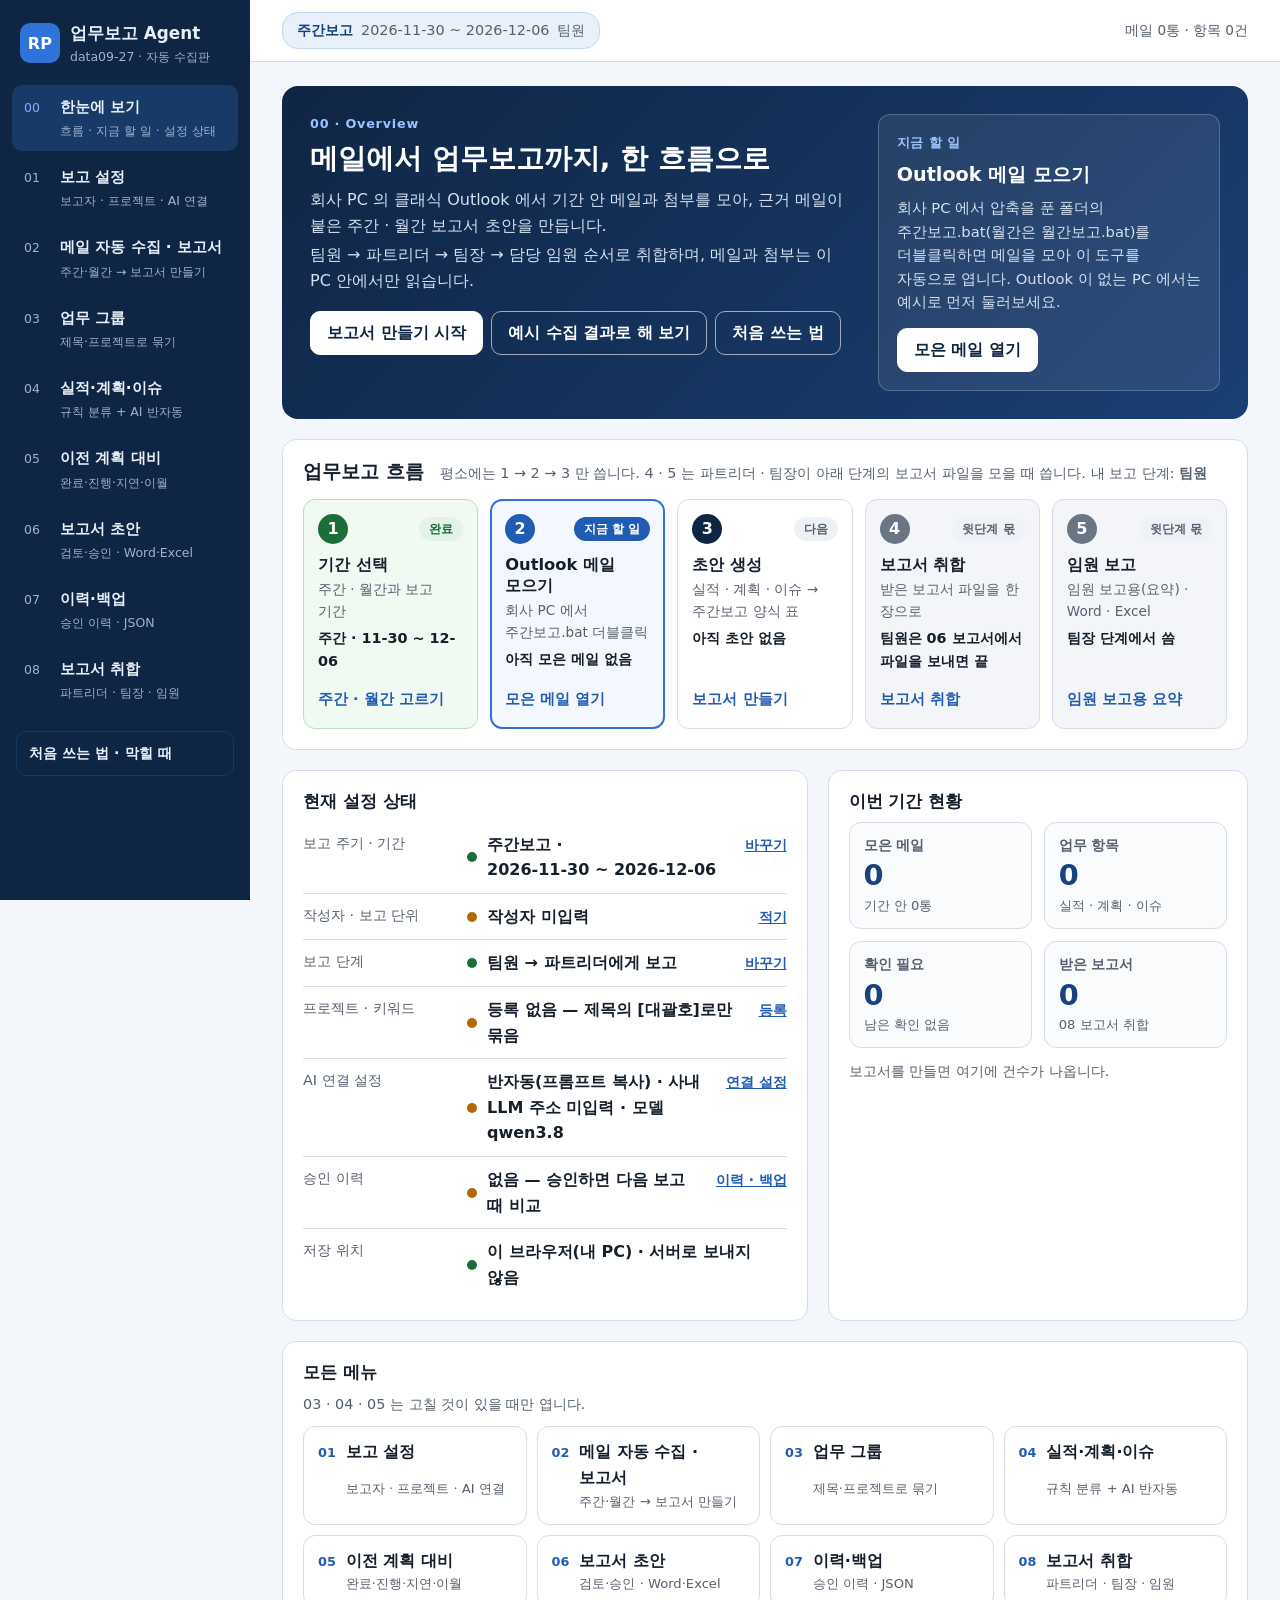
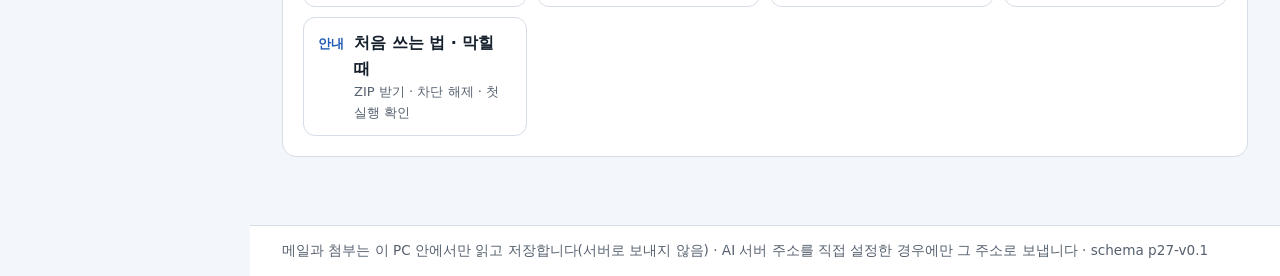
<file: index.html>
<!doctype html>
<html lang="ko">
<head>
  <meta charset="utf-8">
  <meta name="viewport" content="width=device-width, initial-scale=1">
  <title>업무보고 자동생성 Agent</title>
  <meta name="description" content="주간·월간을 고르면 내 PC 의 클래식 Outlook(Online 사서함 + .pst)에서 기간 안 메일과 첨부(워드·PPT·엑셀·PDF·그림·일러스트)를 모아, 근거 메일이 붙은 주간·월간 업무보고 초안을 만드는 도구(data09-27)">
  <meta name="robots" content="noindex">
  <link rel="stylesheet" href="css/style.css">
</head>
<body class="task-b">
  <a class="skip" href="#main">본문으로 건너뛰기</a>
  <div class="shell">
    <aside class="side" aria-label="주 메뉴">
      <a class="brand" href="#/home">
        <span class="brand-mark" aria-hidden="true">RP</span>
        <span class="brand-text">
          <span class="brand-name">업무보고 Agent</span>
          <span class="brand-sub">data09-27 · 자동 수집판</span>
        </span>
      </a>
      <nav class="nav" id="nav"></nav>
      <a class="side-switch" href="guide.html">처음 쓰는 법 · 막힐 때</a>
    </aside>

    <div class="body">
      <header class="topbar">
        <a class="scope-chip" id="scopeChip" href="#/make"></a>
        <span class="topbar-note" id="storeNote"></span>
      </header>
      <div id="sampleBanner" class="sample-banner" hidden></div>
      <main id="main" class="main" tabindex="-1"></main>
      <footer class="site-footer">
        메일과 첨부는 이 PC 안에서만 읽고 저장합니다(서버로 보내지 않음) · AI 서버 주소를 직접 설정한 경우에만 그 주소로 보냅니다 · schema <span id="schemaVer"></span>
      </footer>
    </div>
  </div>

  <div id="toast" class="toast" role="status" aria-live="polite" hidden></div>

  <dialog id="dialog" class="dialog">
    <form method="dialog" class="dialog-body">
      <h2 id="dialogTitle"></h2>
      <div id="dialogContent"></div>
      <div class="dialog-actions" id="dialogActions"></div>
    </form>
  </dialog>

  <!-- 로컬 파일(file://)로 열어도 돌도록 module 이 아닌 일반 스크립트로 불러옵니다. pdf.js 는 PDF 첨부를 읽을 때만 불러옵니다 -->
  <script src="vendor/xlsx.full.min.js"></script>
  <script src="vendor/jszip.min.js"></script>
  <script src="js/report-logic.js"></script>
  <script src="js/rollup-logic.js"></script>
  <script src="js/collect-logic.js"></script>
  <script src="js/sample-collect.js"></script>
  <script src="js/readers.js"></script>
  <script src="js/ai-endpoint.js"></script>
  <script src="js/ai-panel.js"></script>
  <script src="js/app.js"></script>
</body>
</html>
</file>
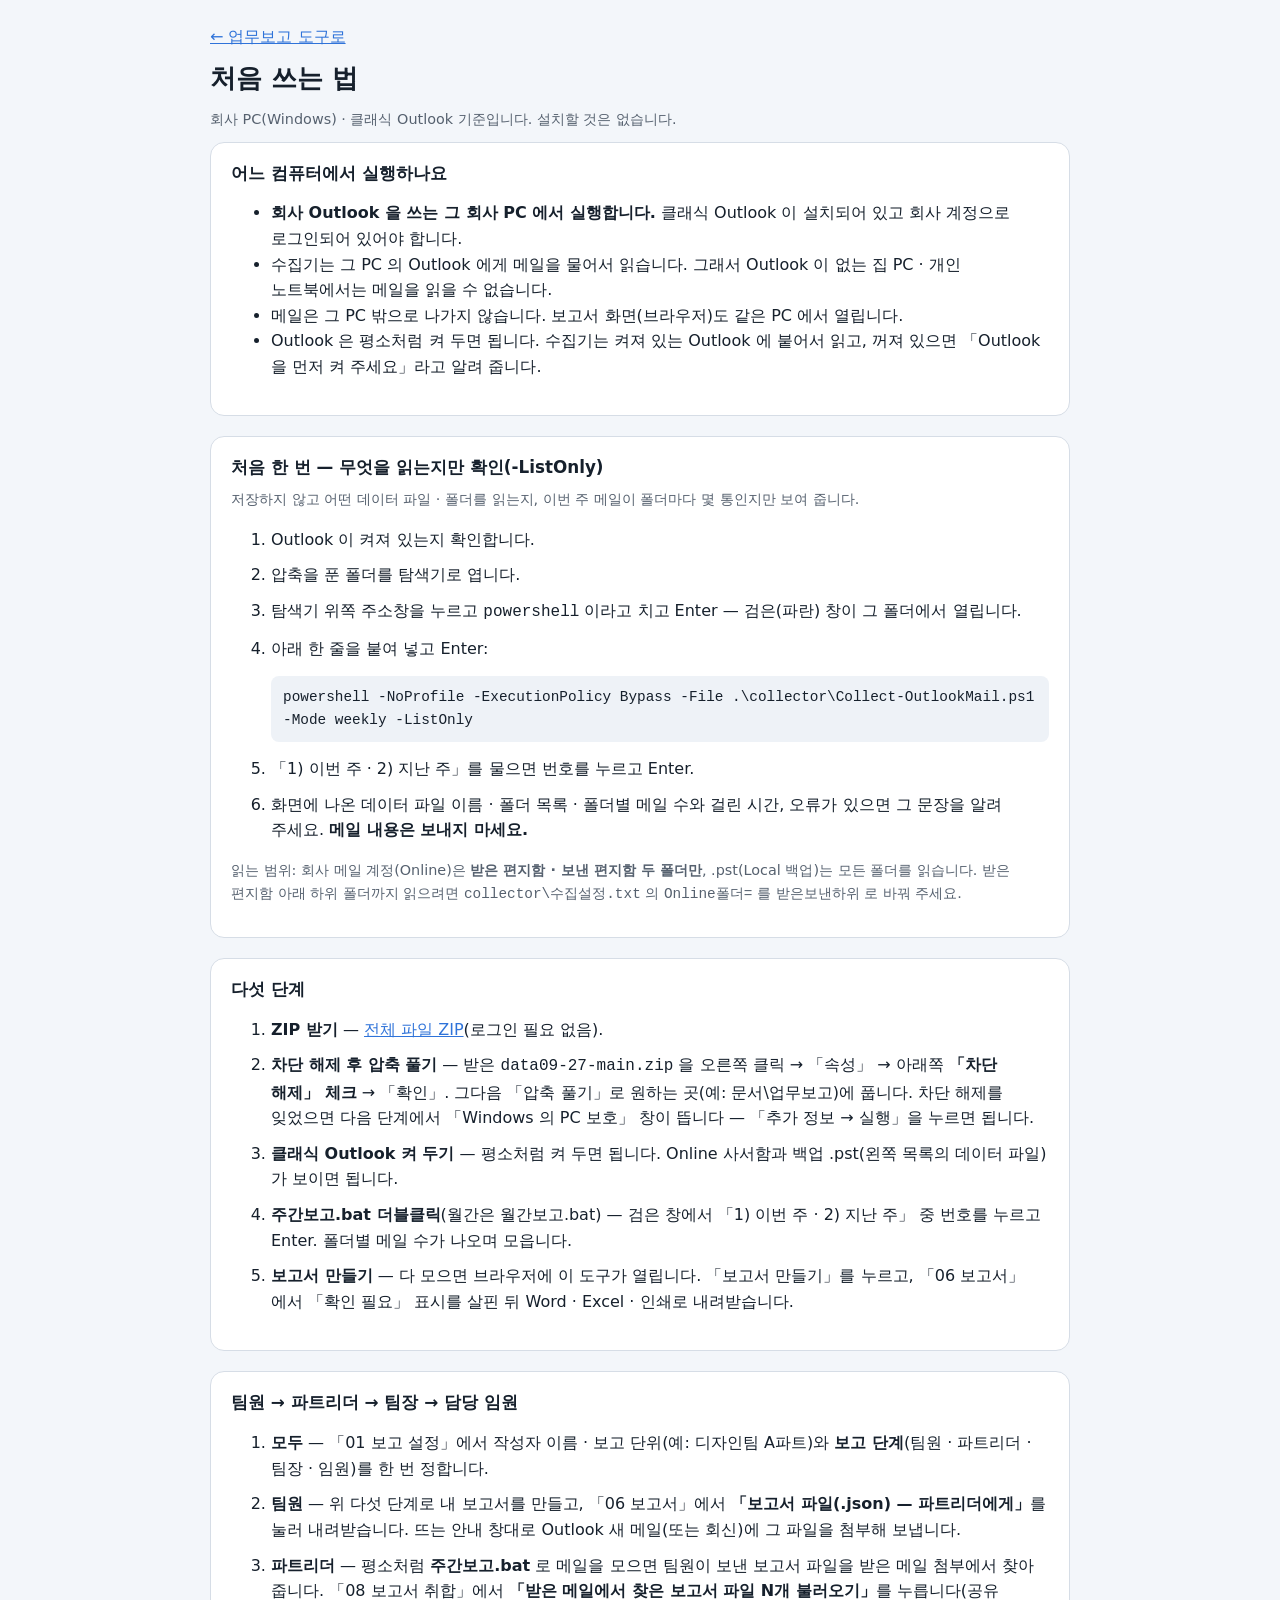
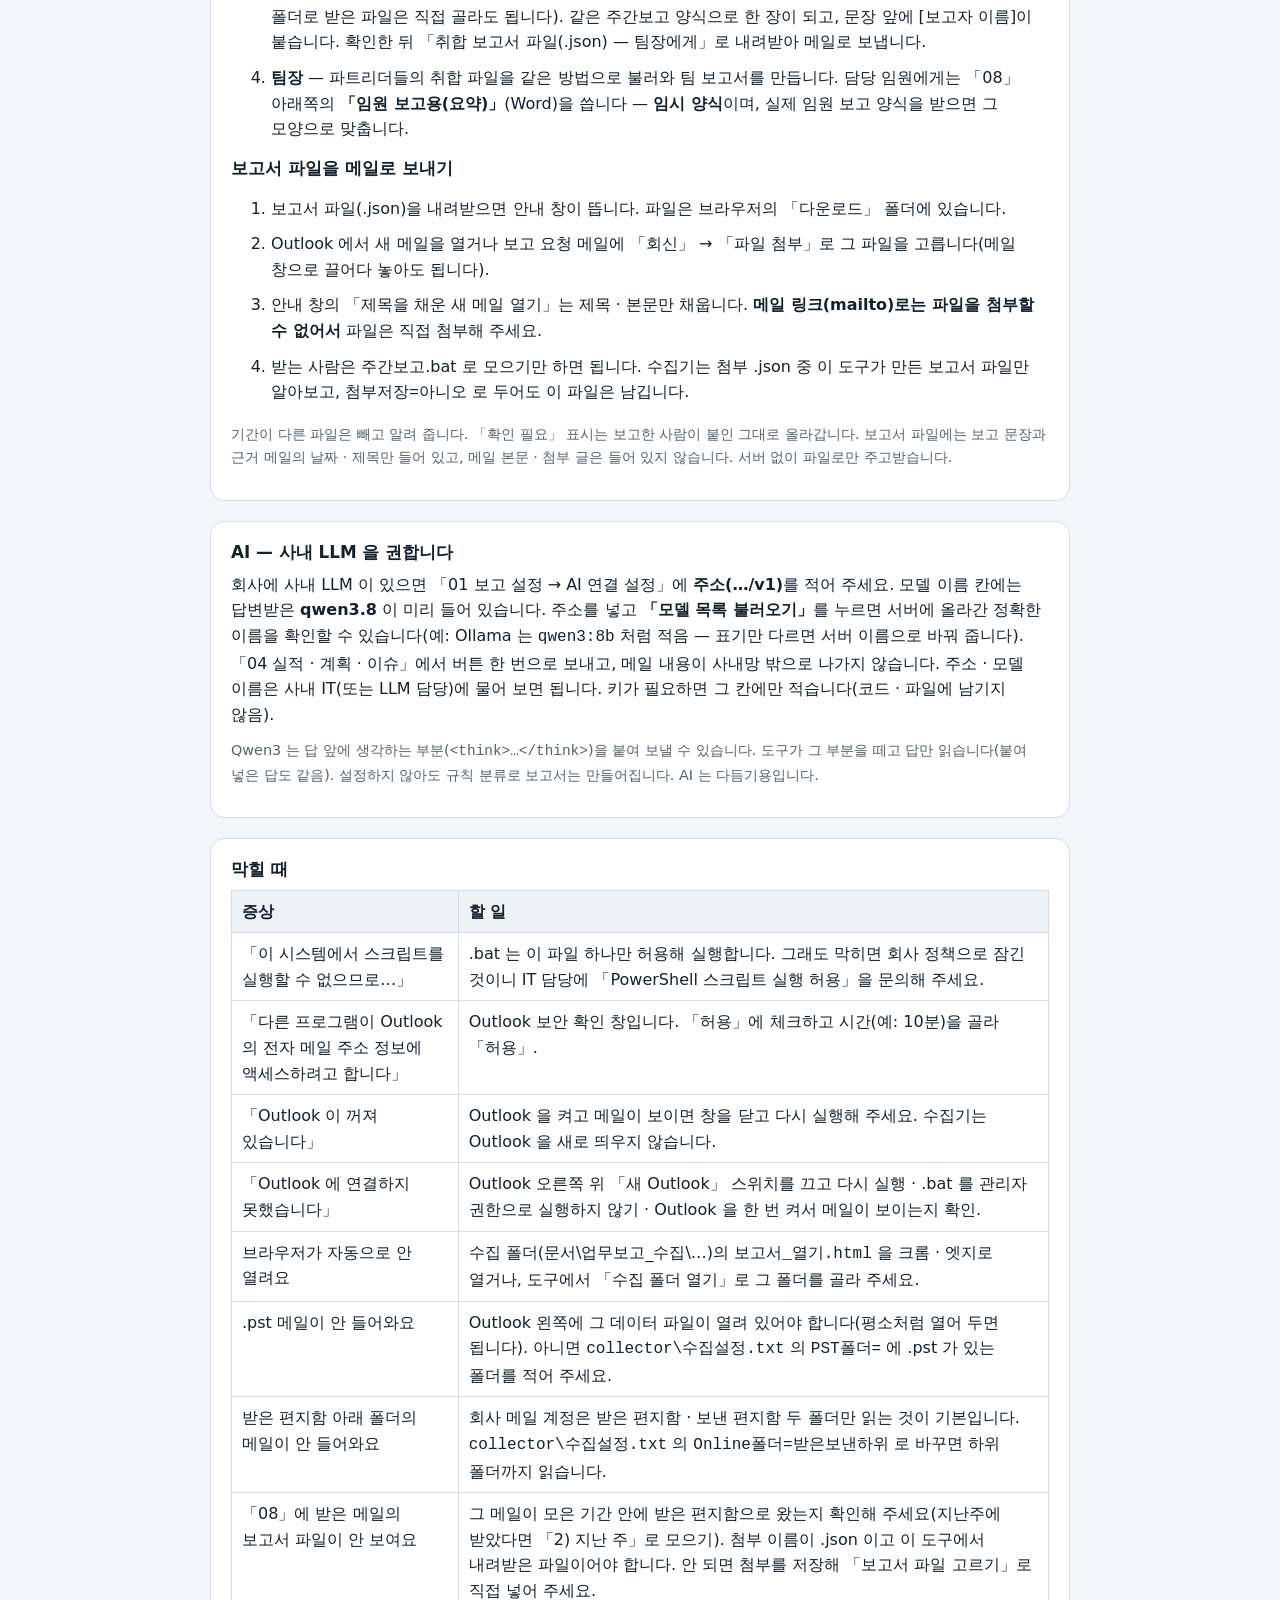
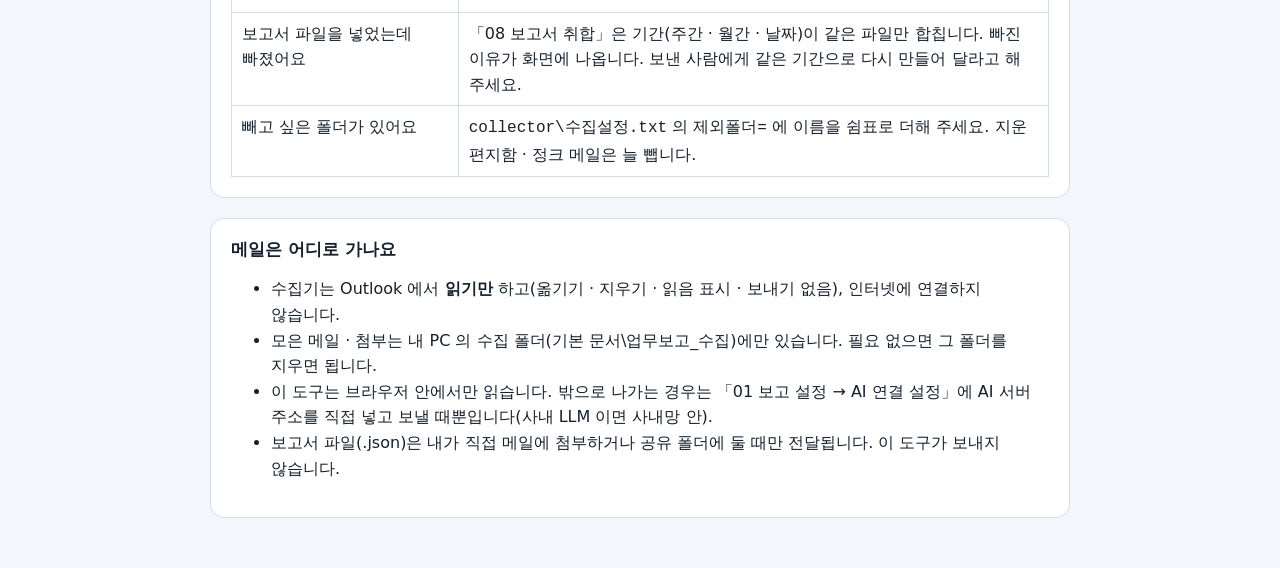
<file: guide.html>
<!doctype html>
<html lang="ko">
<head>
  <meta charset="utf-8">
  <meta name="viewport" content="width=device-width, initial-scale=1">
  <title>처음 쓰는 법 — 업무보고 Agent</title>
  <meta name="robots" content="noindex">
  <link rel="stylesheet" href="css/style.css">
  <style>
    .guide { max-width: calc(860px + 2 * var(--container-pad)); margin: 0 auto; padding: 24px var(--container-pad) 48px; }
    .guide ol > li { margin: 10px 0; }
    .guide pre { white-space: pre-wrap; overflow-wrap: anywhere; background: #eef2f7; padding: 10px 12px; border-radius: 8px; font-size: .9rem; }
    .guide table { border-collapse: collapse; width: 100%; }
    .guide th, .guide td { border: 1px solid var(--line); padding: 8px 10px; text-align: left; vertical-align: top; }
    .guide th { background: #eef2f7; }
  </style>
</head>
<body>
  <main class="guide">
    <p><a href="index.html#/home">← 업무보고 도구로</a></p>
    <h1>처음 쓰는 법</h1>
    <p class="note">회사 PC(Windows) · 클래식 Outlook 기준입니다. 설치할 것은 없습니다.</p>

    <section class="card">
      <h2>어느 컴퓨터에서 실행하나요</h2>
      <ul>
        <li><strong>회사 Outlook 을 쓰는 그 회사 PC 에서 실행합니다.</strong> 클래식 Outlook 이 설치되어 있고 회사 계정으로 로그인되어 있어야 합니다.</li>
        <li>수집기는 그 PC 의 Outlook 에게 메일을 물어서 읽습니다. 그래서 Outlook 이 없는 집 PC · 개인 노트북에서는 메일을 읽을 수 없습니다.</li>
        <li>메일은 그 PC 밖으로 나가지 않습니다. 보고서 화면(브라우저)도 같은 PC 에서 열립니다.</li>
        <li>Outlook 은 평소처럼 켜 두면 됩니다. 수집기는 켜져 있는 Outlook 에 붙어서 읽고, 꺼져 있으면 「Outlook 을 먼저 켜 주세요」라고 알려 줍니다.</li>
      </ul>
    </section>

    <section class="card">
      <h2>처음 한 번 — 무엇을 읽는지만 확인(-ListOnly)</h2>
      <p class="note">저장하지 않고 어떤 데이터 파일 · 폴더를 읽는지, 이번 주 메일이 폴더마다 몇 통인지만 보여 줍니다.</p>
      <ol>
        <li>Outlook 이 켜져 있는지 확인합니다.</li>
        <li>압축을 푼 폴더를 탐색기로 엽니다.</li>
        <li>탐색기 위쪽 주소창을 누르고 <code>powershell</code> 이라고 치고 Enter — 검은(파란) 창이 그 폴더에서 열립니다.</li>
        <li>아래 한 줄을 붙여 넣고 Enter:
          <pre>powershell -NoProfile -ExecutionPolicy Bypass -File .\collector\Collect-OutlookMail.ps1 -Mode weekly -ListOnly</pre></li>
        <li>「1) 이번 주 · 2) 지난 주」를 물으면 번호를 누르고 Enter.</li>
        <li>화면에 나온 데이터 파일 이름 · 폴더 목록 · 폴더별 메일 수와 걸린 시간, 오류가 있으면 그 문장을 알려 주세요. <strong>메일 내용은 보내지 마세요.</strong></li>
      </ol>
      <p class="note">읽는 범위: 회사 메일 계정(Online)은 <strong>받은 편지함 · 보낸 편지함 두 폴더만</strong>, .pst(Local 백업)는 모든 폴더를 읽습니다. 받은 편지함 아래 하위 폴더까지 읽으려면 <code>collector\수집설정.txt</code> 의 <code>Online폴더=</code> 를 <code>받은보낸하위</code> 로 바꿔 주세요.</p>
    </section>

    <section class="card">
      <h2>다섯 단계</h2>
      <ol>
        <li><strong>ZIP 받기</strong> — <a href="https://github.com/aebonlee/data09-27/archive/refs/heads/main.zip">전체 파일 ZIP</a>(로그인 필요 없음).</li>
        <li><strong>차단 해제 후 압축 풀기</strong> — 받은 <code>data09-27-main.zip</code> 을 오른쪽 클릭 → 「속성」 → 아래쪽 <strong>「차단 해제」 체크</strong> → 「확인」. 그다음 「압축 풀기」로 원하는 곳(예: 문서\업무보고)에 풉니다.
          차단 해제를 잊었으면 다음 단계에서 「Windows 의 PC 보호」 창이 뜹니다 — 「추가 정보 → 실행」을 누르면 됩니다.</li>
        <li><strong>클래식 Outlook 켜 두기</strong> — 평소처럼 켜 두면 됩니다. Online 사서함과 백업 .pst(왼쪽 목록의 데이터 파일)가 보이면 됩니다.</li>
        <li><strong>주간보고.bat 더블클릭</strong>(월간은 월간보고.bat) — 검은 창에서 「1) 이번 주 · 2) 지난 주」 중 번호를 누르고 Enter. 폴더별 메일 수가 나오며 모읍니다.</li>
        <li><strong>보고서 만들기</strong> — 다 모으면 브라우저에 이 도구가 열립니다. 「보고서 만들기」를 누르고, 「06 보고서」에서 「확인 필요」 표시를 살핀 뒤 Word · Excel · 인쇄로 내려받습니다.</li>
      </ol>
    </section>

    <section class="card">
      <h2>팀원 → 파트리더 → 팀장 → 담당 임원</h2>
      <ol>
        <li><strong>모두</strong> — 「01 보고 설정」에서 작성자 이름 · 보고 단위(예: 디자인팀 A파트)와 <strong>보고 단계</strong>(팀원 · 파트리더 · 팀장 · 임원)를 한 번 정합니다.</li>
        <li><strong>팀원</strong> — 위 다섯 단계로 내 보고서를 만들고, 「06 보고서」에서 <strong>「보고서 파일(.json) — 파트리더에게」</strong>를 눌러 내려받습니다. 뜨는 안내 창대로 Outlook 새 메일(또는 회신)에 그 파일을 첨부해 보냅니다.</li>
        <li><strong>파트리더</strong> — 평소처럼 <strong>주간보고.bat</strong> 로 메일을 모으면 팀원이 보낸 보고서 파일을 받은 메일 첨부에서 찾아 줍니다. 「08 보고서 취합」에서 <strong>「받은 메일에서 찾은 보고서 파일 N개 불러오기」</strong>를 누릅니다(공유 폴더로 받은 파일은 직접 골라도 됩니다). 같은 주간보고 양식으로 한 장이 되고, 문장 앞에 [보고자 이름]이 붙습니다. 확인한 뒤 「취합 보고서 파일(.json) — 팀장에게」로 내려받아 메일로 보냅니다.</li>
        <li><strong>팀장</strong> — 파트리더들의 취합 파일을 같은 방법으로 불러와 팀 보고서를 만듭니다. 담당 임원에게는 「08」 아래쪽의 <strong>「임원 보고용(요약)」</strong>(Word)을 씁니다 — <strong>임시 양식</strong>이며, 실제 임원 보고 양식을 받으면 그 모양으로 맞춥니다.</li>
      </ol>
      <h3>보고서 파일을 메일로 보내기</h3>
      <ol>
        <li>보고서 파일(.json)을 내려받으면 안내 창이 뜹니다. 파일은 브라우저의 「다운로드」 폴더에 있습니다.</li>
        <li>Outlook 에서 새 메일을 열거나 보고 요청 메일에 「회신」 → 「파일 첨부」로 그 파일을 고릅니다(메일 창으로 끌어다 놓아도 됩니다).</li>
        <li>안내 창의 「제목을 채운 새 메일 열기」는 제목 · 본문만 채웁니다. <strong>메일 링크(mailto)로는 파일을 첨부할 수 없어서</strong> 파일은 직접 첨부해 주세요.</li>
        <li>받는 사람은 주간보고.bat 로 모으기만 하면 됩니다. 수집기는 첨부 .json 중 이 도구가 만든 보고서 파일만 알아보고, <code>첨부저장=아니오</code> 로 두어도 이 파일은 남깁니다.</li>
      </ol>
      <p class="note">기간이 다른 파일은 빼고 알려 줍니다. 「확인 필요」 표시는 보고한 사람이 붙인 그대로 올라갑니다. 보고서 파일에는 보고 문장과 근거 메일의 날짜 · 제목만 들어 있고, 메일 본문 · 첨부 글은 들어 있지 않습니다. 서버 없이 파일로만 주고받습니다.</p>
    </section>

    <section class="card">
      <h2>AI — 사내 LLM 을 권합니다</h2>
      <p>회사에 사내 LLM 이 있으면 「01 보고 설정 → AI 연결 설정」에 <strong>주소(…/v1)</strong>를 적어 주세요. 모델 이름 칸에는 답변받은 <strong>qwen3.8</strong> 이 미리 들어 있습니다. 주소를 넣고 <strong>「모델 목록 불러오기」</strong>를 누르면 서버에 올라간 정확한 이름을 확인할 수 있습니다(예: Ollama 는 <code>qwen3:8b</code> 처럼 적음 — 표기만 다르면 서버 이름으로 바꿔 줍니다). 「04 실적 · 계획 · 이슈」에서 버튼 한 번으로 보내고, 메일 내용이 사내망 밖으로 나가지 않습니다. 주소 · 모델 이름은 사내 IT(또는 LLM 담당)에 물어 보면 됩니다. 키가 필요하면 그 칸에만 적습니다(코드 · 파일에 남기지 않음).</p>
      <p class="note">Qwen3 는 답 앞에 생각하는 부분(<code>&lt;think&gt;…&lt;/think&gt;</code>)을 붙여 보낼 수 있습니다. 도구가 그 부분을 떼고 답만 읽습니다(붙여 넣은 답도 같음). 설정하지 않아도 규칙 분류로 보고서는 만들어집니다. AI 는 다듬기용입니다.</p>
    </section>

    <section class="card">
      <h2>막힐 때</h2>
      <table>
        <tr><th>증상</th><th>할 일</th></tr>
        <tr><td>「이 시스템에서 스크립트를 실행할 수 없으므로…」</td><td>.bat 는 이 파일 하나만 허용해 실행합니다. 그래도 막히면 회사 정책으로 잠긴 것이니 IT 담당에 「PowerShell 스크립트 실행 허용」을 문의해 주세요.</td></tr>
        <tr><td>「다른 프로그램이 Outlook 의 전자 메일 주소 정보에 액세스하려고 합니다」</td><td>Outlook 보안 확인 창입니다. 「허용」에 체크하고 시간(예: 10분)을 골라 「허용」.</td></tr>
        <tr><td>「Outlook 이 꺼져 있습니다」</td><td>Outlook 을 켜고 메일이 보이면 창을 닫고 다시 실행해 주세요. 수집기는 Outlook 을 새로 띄우지 않습니다.</td></tr>
        <tr><td>「Outlook 에 연결하지 못했습니다」</td><td>Outlook 오른쪽 위 「새 Outlook」 스위치를 끄고 다시 실행 · .bat 를 관리자 권한으로 실행하지 않기 · Outlook 을 한 번 켜서 메일이 보이는지 확인.</td></tr>
        <tr><td>브라우저가 자동으로 안 열려요</td><td>수집 폴더(문서\업무보고_수집\…)의 <code>보고서_열기.html</code> 을 크롬 · 엣지로 열거나, 도구에서 「수집 폴더 열기」로 그 폴더를 골라 주세요.</td></tr>
        <tr><td>.pst 메일이 안 들어와요</td><td>Outlook 왼쪽에 그 데이터 파일이 열려 있어야 합니다(평소처럼 열어 두면 됩니다). 아니면 <code>collector\수집설정.txt</code> 의 <code>PST폴더=</code> 에 .pst 가 있는 폴더를 적어 주세요.</td></tr>
        <tr><td>받은 편지함 아래 폴더의 메일이 안 들어와요</td><td>회사 메일 계정은 받은 편지함 · 보낸 편지함 두 폴더만 읽는 것이 기본입니다. <code>collector\수집설정.txt</code> 의 <code>Online폴더=받은보낸하위</code> 로 바꾸면 하위 폴더까지 읽습니다.</td></tr>
        <tr><td>「08」에 받은 메일의 보고서 파일이 안 보여요</td><td>그 메일이 모은 기간 안에 받은 편지함으로 왔는지 확인해 주세요(지난주에 받았다면 「2) 지난 주」로 모으기). 첨부 이름이 .json 이고 이 도구에서 내려받은 파일이어야 합니다. 안 되면 첨부를 저장해 「보고서 파일 고르기」로 직접 넣어 주세요.</td></tr>
        <tr><td>보고서 파일을 넣었는데 빠졌어요</td><td>「08 보고서 취합」은 기간(주간 · 월간 · 날짜)이 같은 파일만 합칩니다. 빠진 이유가 화면에 나옵니다. 보낸 사람에게 같은 기간으로 다시 만들어 달라고 해 주세요.</td></tr>
        <tr><td>빼고 싶은 폴더가 있어요</td><td><code>collector\수집설정.txt</code> 의 <code>제외폴더=</code> 에 이름을 쉼표로 더해 주세요. 지운 편지함 · 정크 메일은 늘 뺍니다.</td></tr>
      </table>
    </section>

    <section class="card">
      <h2>메일은 어디로 가나요</h2>
      <ul>
        <li>수집기는 Outlook 에서 <strong>읽기만</strong> 하고(옮기기 · 지우기 · 읽음 표시 · 보내기 없음), 인터넷에 연결하지 않습니다.</li>
        <li>모은 메일 · 첨부는 내 PC 의 수집 폴더(기본 문서\업무보고_수집)에만 있습니다. 필요 없으면 그 폴더를 지우면 됩니다.</li>
        <li>이 도구는 브라우저 안에서만 읽습니다. 밖으로 나가는 경우는 「01 보고 설정 → AI 연결 설정」에 AI 서버 주소를 직접 넣고 보낼 때뿐입니다(사내 LLM 이면 사내망 안).</li>
        <li>보고서 파일(.json)은 내가 직접 메일에 첨부하거나 공유 폴더에 둘 때만 전달됩니다. 이 도구가 보내지 않습니다.</li>
      </ul>
    </section>
  </main>
</body>
</html>
</file>
<file: css/style.css>
/* Design Benchmarking Agent — 1단계 화면 스타일
   화면 구성은 제출자 웹 프로토타입(짙은 남색 사이드바 + 밝은 본문 + 파란 강조)을 따릅니다.
   360px 까지 반응형, 좁은 화면에서는 사이드바가 위쪽 메뉴로 바뀝니다. */
:root {
  --container-pad: 16px;
  --bg: #f3f6fa;
  --surface: #ffffff;
  --text: #16202c;
  --muted: #56616f;
  --line: #d6dde6;
  --primary: #2f73d9;
  --primary-dark: #215cb4;
  --primary-soft: #e8f0fc;
  --on-primary: #ffffff;
  --side: #0f2544;
  --side-2: #183a66;
  --on-side: #e7eef8;
  --on-side-muted: #9fb2cc;
  --danger: #b3261e;
  --warn-bg: #fff4d6;
  --ok: #1b6e3a;
  --fact: #1b6e3a;
  --obs: #8a4b00;
  --radius: 10px;
}
@media (min-width: 640px) { :root { --container-pad: 24px; } }
@media (min-width: 1024px) { :root { --container-pad: 32px; } }

*, *::before, *::after { box-sizing: border-box; }
html { -webkit-text-size-adjust: 100%; }
body {
  margin: 0;
  background: var(--bg);
  color: var(--text);
  font-family: "Pretendard", "Apple SD Gothic Neo", "Malgun Gothic", "Noto Sans KR", system-ui, sans-serif;
  font-size: 16px;
  line-height: 1.6;
  word-break: keep-all;
  overflow-wrap: break-word;
}
button, input, select, textarea { font: inherit; color: inherit; }
input[type="file"] { max-width: 100%; }
img { max-width: 100%; display: block; }
h1, h2, h3 { line-height: 1.3; margin: 0 0 .5em; }
h1 { font-size: 1.6rem; }
h2 { font-size: 1.2rem; }
h3 { font-size: 1.05rem; }
p { margin: 0 0 .75em; }
a { color: var(--primary); }
.sr { position: absolute; width: 1px; height: 1px; overflow: hidden; clip: rect(0 0 0 0); white-space: nowrap; }
.skip { position: absolute; left: -999px; }
.skip:focus { left: 8px; top: 8px; background: #fff; padding: 8px; z-index: 50; }
[hidden] { display: none !important; }

/* ── 뼈대: 사이드바 + 본문 ─────────────────── */
.shell { display: grid; grid-template-columns: 250px minmax(0, 1fr); min-height: 100vh; }
.side { background: var(--side); color: var(--on-side); padding: 20px 12px; position: sticky; top: 0; height: 100vh; overflow-y: auto; }
.brand { display: flex; align-items: center; gap: 10px; text-decoration: none; color: var(--on-side); padding: 0 8px 18px; }
.brand-mark { font-weight: 800; font-size: 1.4rem; letter-spacing: .02em; }
.brand-text { display: flex; flex-direction: column; min-width: 0; }
.brand-name { font-weight: 800; font-size: 1.05rem; }
.brand-sub { font-size: .78rem; color: var(--on-side-muted); }
.nav { display: flex; flex-direction: column; gap: 4px; }
.nav a {
  display: grid; grid-template-columns: 28px minmax(0, 1fr); gap: 2px 8px; align-items: baseline;
  padding: 10px 12px; border-radius: var(--radius); color: var(--on-side); text-decoration: none;
}
.nav a .no { font-size: .78rem; color: var(--on-side-muted); }
.nav a .t { font-weight: 700; font-size: .95rem; }
.nav a .s { grid-column: 2; font-size: .78rem; color: var(--on-side-muted); }
.nav a:hover { background: rgba(255, 255, 255, .06); }
.nav a[aria-current="page"] { background: var(--side-2); }
.nav a[aria-current="page"] .no { color: #7fb0ff; }

.body { min-width: 0; display: flex; flex-direction: column; }
.topbar {
  display: flex; flex-wrap: wrap; align-items: center; gap: 8px 16px;
  padding: 12px var(--container-pad); background: var(--surface); border-bottom: 1px solid var(--line);
  position: sticky; top: 0; z-index: 10;
}
.scope-chip {
  display: inline-flex; flex-wrap: wrap; gap: 2px 8px; align-items: center; min-width: 0; max-width: 100%;
  padding: 6px 14px; border-radius: 16px; background: var(--primary-soft); border: 1px solid #c3d6f3;
  color: #17427e; font-weight: 700; font-size: .9rem; text-decoration: none;
}
.scope-chip .dim { font-weight: 500; color: var(--muted); }
.topbar-note { margin-left: auto; font-size: .85rem; color: var(--muted); }
.sample-banner { background: var(--warn-bg); border-bottom: 1px solid #e8cf85; color: #5a4400; font-size: .92rem; padding: 8px var(--container-pad); }
.main { padding: 24px var(--container-pad) 48px; width: 100%; max-width: calc(1280px + 2 * var(--container-pad)); }
.main:focus { outline: none; }
.site-footer { margin-top: auto; border-top: 1px solid var(--line); background: var(--surface); color: var(--muted); font-size: .85rem; padding: 14px var(--container-pad); }

@media (max-width: 1023px) {
  .shell { grid-template-columns: minmax(0, 1fr); }
  .side { position: static; height: auto; padding: 12px var(--container-pad); }
  .brand { padding: 0 0 10px; }
  .nav { flex-direction: row; flex-wrap: wrap; gap: 4px; }
  .nav a { display: inline-flex; gap: 6px; padding: 6px 10px; }
  .nav a .s { display: none; }
  .topbar { position: static; }
}

/* ── 공통 부품 ─────────────────────────── */
.stage { font-size: .8rem; font-weight: 800; color: var(--primary); letter-spacing: .04em; margin-bottom: 4px; }
.page-head { display: flex; flex-wrap: wrap; align-items: flex-end; gap: 8px 16px; margin-bottom: 18px; }
.page-head .titles { margin-right: auto; min-width: 0; }
.page-head h1 { margin: 0; }
.page-head .lead { color: var(--muted); margin: 4px 0 0; }
.card { background: var(--surface); border: 1px solid var(--line); border-radius: 14px; padding: 20px; margin-bottom: 20px; min-width: 0; }
.card > h2 { font-size: 1.05rem; }
.note { color: var(--muted); font-size: .9rem; }
.grid-2 { display: grid; grid-template-columns: repeat(2, minmax(0, 1fr)); gap: 20px; }
@media (max-width: 900px) { .grid-2 { grid-template-columns: minmax(0, 1fr); } }

.btn {
  display: inline-flex; align-items: center; justify-content: center; gap: 8px;
  min-height: 44px; padding: 8px 16px; border-radius: var(--radius);
  border: 1px solid var(--line); background: var(--surface); cursor: pointer; font-weight: 700; text-decoration: none; color: var(--text);
}
.btn:hover { border-color: var(--primary); }
.btn:disabled { opacity: .5; cursor: not-allowed; }
.btn-primary { background: var(--primary); color: var(--on-primary); border-color: var(--primary); }
.btn-primary:hover { background: var(--primary-dark); }
.btn-danger { color: var(--danger); border-color: var(--danger); }
.btn-sm { min-height: 36px; padding: 4px 12px; font-size: .9rem; }
.btn-big { min-height: 52px; font-size: 1.05rem; padding: 12px 28px; }
.btn-row { display: flex; flex-wrap: wrap; gap: 8px; }

/* 선택 칸(Scope Setup) */
.seg { display: flex; flex-wrap: wrap; gap: 8px; }
.opt-grid { display: grid; grid-template-columns: repeat(auto-fill, minmax(180px, 1fr)); gap: 10px; }
.opt {
  position: relative; display: flex; gap: 10px; align-items: flex-start; padding: 10px 12px; min-height: 52px;
  border: 1px solid var(--line); border-radius: var(--radius); background: var(--surface); cursor: pointer; min-width: 0;
}
.opt input { margin-top: 4px; flex: none; width: 18px; height: 18px; accent-color: var(--primary); }
.opt .t { font-weight: 700; display: block; }
.opt .s { font-size: .8rem; color: var(--muted); display: block; }
.opt:has(input:checked) { background: var(--primary-soft); border-color: #9dbdf0; }
.opt .avail { font-size: .78rem; color: var(--muted); }
.opt .avail.zero { color: var(--obs); }
.summary { display: grid; grid-template-columns: max-content minmax(0, 1fr); gap: 6px 16px; margin: 0; }
.summary dt { color: var(--muted); font-size: .9rem; }
.summary dd { margin: 0; font-weight: 700; min-width: 0; }
.scope-id { font-family: ui-monospace, Menlo, Consolas, monospace; font-size: 1.15rem; color: #17427e; }

/* 양식 */
.form-grid { display: grid; grid-template-columns: repeat(3, minmax(0, 1fr)); gap: 14px 18px; }
.form-grid .span-all { grid-column: 1 / -1; }
@media (max-width: 1100px) { .form-grid { grid-template-columns: repeat(2, minmax(0, 1fr)); } }
@media (max-width: 560px) { .form-grid { grid-template-columns: minmax(0, 1fr); } }
.field { display: flex; flex-direction: column; gap: 4px; min-width: 0; }
.field > span { font-weight: 700; font-size: .9rem; }
.field > span .req { color: var(--danger); margin-left: 4px; }
.field input, .field select, .field textarea {
  width: 100%; min-height: 44px; padding: 8px 10px; border: 1px solid var(--line); border-radius: var(--radius); background: var(--surface);
}
.field textarea { min-height: 80px; resize: vertical; }
.field .hint { font-size: .82rem; color: var(--muted); }
.field .err { color: var(--danger); font-size: .88rem; }
.field.invalid input, .field.invalid select, .field.invalid textarea { border-color: var(--danger); }
fieldset.block { border: 1px solid var(--line); border-radius: 14px; padding: 16px 18px 18px; margin: 0 0 18px; background: var(--surface); min-width: 0; }
fieldset.block legend { font-weight: 800; padding: 0 6px; }
.kind { display: inline-block; font-size: .75rem; font-weight: 800; padding: 1px 8px; border-radius: 999px; margin-left: 6px; vertical-align: middle; }
.kind.fact { background: #e3f3e8; color: var(--fact); }
.kind.obs { background: #fdf0dc; color: var(--obs); }
.kind.meta { background: #eef1f5; color: var(--muted); }
.submit-bar { display: flex; justify-content: flex-end; gap: 8px; flex-wrap: wrap; position: sticky; bottom: 0; background: var(--bg); padding: 12px 0; }

/* 이미지 목록(등록 화면) */
.media-list { display: grid; grid-template-columns: repeat(auto-fill, minmax(200px, 1fr)); gap: 12px; margin-top: 12px; }
.media-item { border: 1px solid var(--line); border-radius: var(--radius); padding: 8px; display: flex; flex-direction: column; gap: 6px; min-width: 0; background: #fafbfd; }
.media-item .thumb { aspect-ratio: 4 / 3; background: #e9eef4; border-radius: 6px; display: flex; align-items: center; justify-content: center; overflow: hidden; color: var(--muted); font-size: .85rem; text-align: center; padding: 6px; }
.media-item .thumb img { width: 100%; height: 100%; object-fit: contain; }
.media-item select, .media-item input { width: 100%; min-height: 38px; padding: 4px 8px; border: 1px solid var(--line); border-radius: 8px; background: #fff; }

/* 표 */
.table-wrap { overflow-x: auto; border: 1px solid var(--line); border-radius: var(--radius); background: var(--surface); }
table.list { width: 100%; border-collapse: collapse; font-size: .92rem; }
table.list th, table.list td { padding: 8px 10px; border-bottom: 1px solid var(--line); text-align: left; vertical-align: top; }
table.list th { background: #eef2f7; white-space: nowrap; }
table.list td.num, table.list th.num { text-align: right; white-space: nowrap; }
table.list td.zero { color: #a3adba; }
table.list tr.differs td { background: #fffaf0; }
table.list td.blk { color: var(--muted); font-size: .82rem; white-space: nowrap; }
.heat-1 { background: #eef4fd; } .heat-2 { background: #d9e7fb; } .heat-3 { background: #bcd4f7; }

/* 통계 타일 */
.tiles { display: grid; grid-template-columns: repeat(4, minmax(0, 1fr)); gap: 12px; margin-bottom: 20px; }
@media (max-width: 900px) { .tiles { grid-template-columns: repeat(2, minmax(0, 1fr)); } }
.tile { background: var(--surface); border: 1px solid var(--line); border-radius: 14px; padding: 14px 16px; min-width: 0; }
.tile .k { font-size: .85rem; color: var(--muted); }
.tile .v { font-size: 1.6rem; font-weight: 800; }

/* 갤러리 */
.filters { display: grid; grid-template-columns: repeat(auto-fit, minmax(150px, 1fr)); gap: 12px; align-items: end; }
.gallery { display: grid; grid-template-columns: repeat(auto-fill, minmax(230px, 1fr)); gap: 16px; }
.mcard { background: var(--surface); border: 1px solid var(--line); border-radius: 14px; overflow: hidden; display: flex; flex-direction: column; min-width: 0; }
.mcard.picked { border-color: var(--primary); box-shadow: 0 0 0 2px var(--primary-soft); }
.mcard .img { aspect-ratio: 4 / 3; background: #e9eef4; display: flex; align-items: center; justify-content: center; color: var(--muted); font-size: .9rem; }
.mcard .img img { width: 100%; height: 100%; object-fit: contain; }
.mcard .bd { padding: 12px 14px; display: flex; flex-direction: column; gap: 6px; flex: 1; }
.mcard .nm { font-weight: 800; }
.mcard .nm a { color: var(--text); text-decoration: none; }
.mcard .nm a:hover { color: var(--primary); }
.mcard .spec { font-size: .85rem; color: var(--muted); }
.mcard .ft { display: flex; flex-wrap: wrap; gap: 6px; padding: 0 14px 14px; }
.tags { display: flex; flex-wrap: wrap; gap: 6px; }
.tag { display: inline-block; padding: 2px 10px; border-radius: 999px; background: var(--primary-soft); color: #17427e; font-size: .78rem; font-weight: 700; }
.tag.muted { background: #eef1f5; color: var(--muted); }
.tag.warn { background: #fdecea; color: #7a1c14; }
.tag.ok { background: #e3f3e8; color: var(--ok); }

/* Side-by-Side */
.sbs { display: grid; gap: 12px; }
.sbs-row { display: grid; grid-template-columns: 120px repeat(var(--n), minmax(0, 1fr)); gap: 12px; align-items: start; }
.sbs-row .lab { font-weight: 800; font-size: .9rem; padding-top: 6px; }
.sbs-cell { background: var(--surface); border: 1px solid var(--line); border-radius: 10px; min-width: 0; overflow: hidden; }
.sbs-cell .img { aspect-ratio: 4 / 3; background: #e9eef4; display: flex; align-items: center; justify-content: center; color: var(--muted); font-size: .85rem; text-align: center; padding: 4px; }
.sbs-cell .img img { width: 100%; height: 100%; object-fit: contain; }
.sbs-cell .cap { padding: 6px 10px; font-weight: 700; font-size: .9rem; }
@media (max-width: 700px) {
  .sbs-row { grid-template-columns: repeat(2, minmax(0, 1fr)); }
  .sbs-row .lab { grid-column: 1 / -1; padding-top: 0; }
}

/* 상세 */
.detail-top { display: grid; grid-template-columns: minmax(0, 3fr) minmax(0, 2fr); gap: 20px; }
@media (max-width: 900px) { .detail-top { grid-template-columns: minmax(0, 1fr); } }
.viewer .main-img { aspect-ratio: 4 / 3; background: #e9eef4; border-radius: 10px; display: flex; align-items: center; justify-content: center; overflow: hidden; color: var(--muted); }
.viewer .main-img img { width: 100%; height: 100%; object-fit: contain; }
.thumbs { display: flex; flex-wrap: wrap; gap: 8px; margin-top: 10px; }
.thumbs button { border: 2px solid var(--line); border-radius: 8px; background: #fff; padding: 4px 8px; cursor: pointer; font-size: .82rem; font-weight: 700; min-height: 36px; }
.thumbs button[aria-pressed="true"] { border-color: var(--primary); color: var(--primary); }
dl.kvs { display: grid; grid-template-columns: max-content minmax(0, 1fr); gap: 4px 14px; margin: 0; font-size: .92rem; }
dl.kvs dt { color: var(--muted); }
dl.kvs dd { margin: 0; min-width: 0; }
.blocks { display: grid; grid-template-columns: repeat(2, minmax(0, 1fr)); gap: 16px; }
@media (max-width: 900px) { .blocks { grid-template-columns: minmax(0, 1fr); } }

/* 가져오기 */
.map-grid { display: grid; grid-template-columns: repeat(auto-fill, minmax(260px, 1fr)); gap: 10px 16px; }
.map-row { display: flex; flex-direction: column; gap: 4px; min-width: 0; border: 1px solid var(--line); border-radius: 10px; padding: 8px 10px; background: #fafbfd; }
.map-row .col { font-weight: 800; }
.map-row .ex { font-size: .8rem; color: var(--muted); overflow: hidden; text-overflow: ellipsis; white-space: nowrap; }
.map-row select { min-height: 38px; border: 1px solid var(--line); border-radius: 8px; padding: 4px 8px; background: #fff; width: 100%; }

.alert { padding: 10px 14px; border-radius: var(--radius); margin: 10px 0; }
.alert.warn { background: #fdecea; color: #7a1c14; }
.alert.info { background: #eaf1fa; color: #123a66; }
.empty { text-align: center; padding: 40px 16px; color: var(--muted); }

/* 대화상자·알림 */
.dialog { border: none; border-radius: 12px; padding: 0; width: min(640px, calc(100vw - 32px)); max-height: calc(100vh - 32px); }
.dialog::backdrop { background: rgba(0, 0, 0, .45); }
.dialog-body { padding: 20px; }
.dialog-actions { display: flex; justify-content: flex-end; gap: 8px; margin-top: 16px; flex-wrap: wrap; }
.toast { position: fixed; left: 50%; bottom: 24px; transform: translateX(-50%); background: #1b2430; color: #fff; padding: 12px 18px; border-radius: var(--radius); z-index: 100; max-width: calc(100vw - 32px); }
.toast.error { background: var(--danger); }

/* 인쇄: 비교표만 */
/* ── 2026-09-29 추가: 07 Insight · 08 Report · 09 피드백 · 10 운영 루프 ── */
table.list td.up { background: #e3f4e8; }
table.list td.down { background: #fde8e6; }
table.list tr.sum th, table.list tr.sum td { background: #eef2f7; font-weight: 700; }
table.list td.pre { white-space: pre-line; min-width: 200px; }
.sw-grid { display: grid; grid-template-columns: repeat(auto-fit, minmax(min(100%, 260px), 1fr)); gap: 12px; }
.sw-card { border: 1px solid var(--line); border-radius: var(--radius); padding: 12px 14px; min-width: 0; }
.sw-card h3 { margin: 0 0 6px; }
.sw-card ul { margin: 2px 0 8px; padding-left: 20px; }
.sw-k { font-weight: 800; font-size: .88rem; }
.sw-k.ok { color: var(--ok); }
.sw-k.bad { color: var(--danger); }
ol.loop { list-style: none; margin: 0; padding: 0; display: grid; gap: 8px; }
ol.loop li { display: flex; flex-wrap: wrap; align-items: center; justify-content: space-between; gap: 8px; border: 1px solid var(--line); border-radius: var(--radius); padding: 6px 10px; }
ol.loop li.done { background: #eef8f1; border-color: #b9dfc5; }
ol.loop li .opt { border: 0; padding: 0; min-height: 44px; flex: 1 1 220px; }
.nav a .s.badge-warn { color: #ffd98a; font-weight: 700; }
.rp-screen { padding: 24px; }
.rp-screen .rp-fb { margin-top: 8px; }

@media print {
  .side, .topbar, .site-footer, .sample-banner, .no-print, .toast { display: none !important; }
  .shell { display: block; }
  body { background: #fff; font-size: 11pt; }
  .main { padding: 0; max-width: none; }
  .card { border: none; padding: 0; }
  .table-wrap { overflow: visible; border: none; }
  table.list th, table.list td { padding: 4px 6px; }
  .print-only { display: block !important; }
  .sbs-row { break-inside: avoid; }
}
.print-only { display: none; }

/* ── 과제 전환 링크 (2026-09-29, 과제 B 추가) ── */
.side-switch {
  display: block; margin: 18px 4px 0; padding: 10px 12px; border: 1px solid var(--side-2); border-radius: var(--radius);
  color: var(--on-side); text-decoration: none; font-weight: 700; font-size: .9rem;
}
.side-switch:hover { background: rgba(255, 255, 255, .06); }
@media (max-width: 1023px) { .side-switch { display: inline-block; margin: 8px 0 0; padding: 6px 10px; } }

/* ── 과제 B · 업무보고 Agent ── */
.drop { display: flex; flex-wrap: wrap; align-items: center; gap: 10px 16px; padding: 22px; border: 2px dashed var(--line); border-radius: 14px; background: #fafbfd; margin-bottom: 12px; }
.drop.over { border-color: var(--primary); background: var(--primary-soft); }
.btn input[type="file"] { position: absolute; width: 1px; height: 1px; overflow: hidden; clip: rect(0 0 0 0); }
.btn { position: relative; }
.pj-rows { display: grid; gap: 10px; margin-bottom: 12px; }
.pj-row { display: grid; grid-template-columns: minmax(0, 1fr) minmax(0, 2fr) auto; gap: 10px; align-items: end; }
@media (max-width: 700px) { .pj-row { grid-template-columns: minmax(0, 1fr); } }
.nowrap { white-space: nowrap; }
.att { font-size: .82rem; color: var(--muted); }
a.evlink { display: inline-block; margin: 0 6px 2px 0; font-weight: 800; font-size: .85rem; }
table.list.items td { min-width: 90px; }
table.list.items td.wide { min-width: 260px; }
table.list.items select, table.list.items input[type="text"], table.list.items input[type="date"], table.list.items textarea {
  width: 100%; min-height: 36px; padding: 4px 6px; border: 1px solid var(--line); border-radius: 8px; background: #fff;
}
table.list.items textarea { resize: vertical; }
table.list tr.excluded td { opacity: .5; }
table.list tr.inferred textarea { font-style: italic; }
.mono { font-family: ui-monospace, Menlo, Consolas, monospace; font-size: .85rem; }
.steps { margin: 8px 0 12px; padding-left: 22px; }
.steps li { margin: 4px 0; }
pre.mail-body { white-space: pre-wrap; word-break: keep-all; overflow-wrap: break-word; font-family: inherit; background: #fafbfd; border: 1px solid var(--line); border-radius: var(--radius); padding: 12px 14px; margin: 0 0 10px; }
.paper { padding: 28px; }
.paper .rp h1 { font-size: 1.4rem; }
.paper .rp h2 { font-size: 1.1rem; }
.paper .rp a.ev { text-decoration: none; }
@media (max-width: 700px) {
  .paper { padding: 16px; }
  .paper .rp table { display: block; overflow-x: auto; } /* 좁은 화면에서는 표만 옆으로 밀어 봅니다 */
}
@media print {
  .task-b .paper { border: none; padding: 0; }
}

/* 2026-09-29 오후 늦게 — 평가 8기준 표 · AI 연결 설정 */
.blocks > .span-all { grid-column: 1 / -1; }
.eval-table th[scope="row"] { min-width: 220px; }
.eval-table td select { min-width: 84px; }
.eval-table td input { min-width: 220px; width: 100%; }
.ai-send { display: inline-flex; align-items: center; flex-wrap: wrap; gap: 4px; }

/* 2026-09-30 — 보고서 목적별 비중 · Radar Chart · 내 PC 에서 쓰기 */
.weight-grid { display: grid; grid-template-columns: repeat(auto-fit, minmax(min(100%, 150px), 1fr)); gap: 10px; margin: 8px 0; }
.weight-grid input { width: 100%; }
.wt-ok { color: var(--ok); }
.wt-bad { color: var(--danger); }
.radar-box { margin-top: 12px; }
.radar-fig { margin: 0; display: flex; flex-wrap: wrap; gap: 12px 20px; align-items: center; }
.radar-fig svg { flex: 1 1 320px; min-width: 0; height: auto; }
.radar-fig figcaption { flex: 1 1 200px; min-width: 0; }
.radar-legend { list-style: none; margin: 0; padding: 0; font-size: .92rem; }
.radar-legend li { margin: 3px 0; }
.radar-legend .muted { color: var(--muted); }
.radar-key { display: inline-block; width: 20px; border-top: 3px solid; margin-right: 8px; vertical-align: middle; }
.local-use ol { margin: 0 0 12px; padding-left: 22px; }
.local-use li { margin: 4px 0; }

/* ── data09-27: 02 메일 자동 수집 · 보고서 (한 화면) ── */
.step h2 { display: flex; align-items: center; gap: 10px; }
.step-no { display: inline-grid; place-items: center; width: 28px; height: 28px; border-radius: 50%; background: var(--primary); color: var(--on-primary); font-size: .95rem; flex: none; }
.seg.big .opt { flex: 1 1 220px; padding: 14px 16px; }
.seg.big .opt .t { font-size: 1.05rem; }
.inline-row { display: flex; flex-wrap: wrap; align-items: center; gap: 6px 8px; margin-top: 12px; }
.inline-row input[type="date"] { min-height: 36px; }
.btn-lg { min-height: 52px; padding: 10px 28px; font-size: 1.05rem; }
.btn[disabled] { opacity: .5; cursor: not-allowed; }
.tile .v.small { font-size: 1.15rem; white-space: nowrap; }
.tile .note { margin-top: 2px; font-size: .8rem; }
.warn-text { color: var(--obs); }
details.card > summary { cursor: pointer; list-style-position: inside; }
details.card[open] > summary { margin-bottom: 12px; }
.att-detail { border-top: 1px solid var(--line); padding: 8px 0; }
.att-detail > summary { cursor: pointer; overflow-wrap: anywhere; }
.att .tag { margin-left: 4px; }

/* 2026-09-30 「메일로 송/수신」 — 받은 메일에서 찾은 보고서 파일 · 임원 보고용 요약 미리보기 */
.found { border: 1px solid var(--line); border-radius: 12px; padding: 12px 14px; margin-bottom: 12px; background: #fafbfd; }
.found h3 { margin: 0 0 8px; font-size: 1rem; }
.found td .tag + .tag { margin-left: 4px; }
.exec-preview { display: block; width: 100%; min-height: 520px; border: 1px solid var(--line); border-radius: 8px; background: #fff; margin-top: 8px; }

/* ── 2026-09-30 「메인디자인 요청드립니다」 — 00 한눈에 보기(첫 화면) ──
   남색 머리 띠(흐름 소개 + 지금 할 일) → 흐름 다섯 단계 → 설정 상태 · 이번 기간 현황 → 모든 메뉴.
   색은 기존 토큰(남색 사이드바 · 파란 강조)을 그대로 쓰고, 글자 대비는 모두 4.5:1 이상으로 계산해 골랐습니다. */
.brand-mark { display: inline-grid; place-items: center; width: 40px; height: 40px; border-radius: 10px; background: var(--primary); color: var(--on-primary); font-size: 1rem; flex: none; }
.home > * { margin-bottom: 20px; }
.hero {
  display: grid; grid-template-columns: minmax(0, 1.6fr) minmax(0, 1fr); gap: 20px; align-items: stretch;
  background: linear-gradient(135deg, #0f2544 0%, #1a3f73 100%); color: #ffffff; border-radius: 16px; padding: 28px;
}
.hero-eyebrow { margin: 0 0 6px; font-size: .8rem; font-weight: 800; letter-spacing: .06em; color: #9cc3ff; }
.hero h1 { color: #ffffff; font-size: 1.75rem; margin: 0 0 10px; }
.hero-lead { color: #d5e1f2; margin: 0 0 4px; }
.hero-actions { display: flex; flex-wrap: wrap; gap: 8px; margin-top: 18px; }
.btn-hero { background: #ffffff; color: #0f2544; border-color: #ffffff; }
.btn-hero:hover { background: #e8f0fc; border-color: #e8f0fc; }
.btn-ghost { background: transparent; color: #ffffff; border-color: rgba(255, 255, 255, .6); }
.btn-ghost:hover { background: rgba(255, 255, 255, .1); border-color: #ffffff; }
.hero-next { display: flex; flex-direction: column; gap: 6px; background: rgba(255, 255, 255, .08); border: 1px solid rgba(255, 255, 255, .22); border-radius: 12px; padding: 18px; min-width: 0; }
.hero-next p { margin: 0; }
.hero-next-k { font-size: .8rem; font-weight: 800; letter-spacing: .04em; color: #9cc3ff; }
.hero-next-t { font-size: 1.2rem; font-weight: 800; color: #ffffff; }
.hero-next-s { color: #d5e1f2; font-size: .92rem; flex: 1; }
.hero-next .btn { align-self: flex-start; margin-top: 8px; }
@media (max-width: 900px) { .hero { grid-template-columns: minmax(0, 1fr); padding: 22px 18px; } .hero h1 { font-size: 1.45rem; } }

.sec-head { display: flex; flex-wrap: wrap; align-items: baseline; gap: 4px 16px; margin-bottom: 14px; }
.sec-head h2 { margin: 0; }
.sec-head .note { margin: 0; }
ol.flow { list-style: none; margin: 0; padding: 0; display: grid; gap: 12px; grid-template-columns: minmax(0, 1fr); }
@media (min-width: 640px) { ol.flow { grid-template-columns: repeat(2, minmax(0, 1fr)); } ol.flow > li:last-child { grid-column: 1 / -1; } }
@media (min-width: 1200px) { ol.flow { grid-template-columns: repeat(5, minmax(0, 1fr)); } ol.flow > li:last-child { grid-column: auto; } }
.flow-step { display: flex; flex-direction: column; gap: 4px; border: 1px solid var(--line); border-radius: 12px; padding: 14px; background: var(--surface); min-width: 0; }
.flow-step h3 { margin: 6px 0 0; font-size: 1.02rem; }
.flow-step p { margin: 0; }
.flow-top { display: flex; align-items: center; justify-content: space-between; gap: 8px; }
.flow-no { display: inline-grid; place-items: center; width: 30px; height: 30px; border-radius: 50%; background: var(--side); color: #ffffff; font-weight: 800; flex: none; }
.flow-state { font-size: .78rem; font-weight: 800; padding: 2px 10px; border-radius: 999px; background: #eef1f5; color: var(--muted); white-space: nowrap; }
.flow-sub { font-size: .85rem; color: var(--muted); }
.flow-now { font-size: .9rem; font-weight: 700; color: var(--text); flex: 1; }
.flow-go { align-self: flex-start; margin-top: 6px; font-weight: 800; font-size: .92rem; color: var(--primary-dark); text-decoration: none; padding: 4px 0; }
.flow-go:hover { text-decoration: underline; }
.flow-step.done { background: #f1f9f3; border-color: #b9dfc5; }
.flow-step.done .flow-state { background: #e3f3e8; color: var(--ok); }
.flow-step.done .flow-no { background: var(--ok); }
.flow-step.now { border: 2px solid var(--primary); background: #f4f8fe; padding: 13px; }
.flow-step.now .flow-state { background: var(--primary-dark); color: #ffffff; }
.flow-step.now .flow-no { background: var(--primary-dark); }
.flow-step.upper { background: #f3f5f8; }
.flow-step.upper .flow-no { background: #6b7684; }

.home-grid { display: grid; grid-template-columns: minmax(0, 1.25fr) minmax(0, 1fr); gap: 20px; }
.home-grid > .card { margin-bottom: 0; }
@media (max-width: 1100px) { .home-grid { grid-template-columns: minmax(0, 1fr); } }
dl.stat-list { margin: 0; display: grid; gap: 0; }
.stat-row { display: grid; grid-template-columns: 9.5em minmax(0, 1fr); gap: 4px 12px; padding: 10px 0; border-bottom: 1px solid var(--line); }
.stat-row:last-child { border-bottom: 0; }
.stat-row dt { color: var(--muted); font-size: .9rem; }
.stat-row dd { margin: 0; display: flex; flex-wrap: wrap; align-items: baseline; gap: 4px 10px; min-width: 0; font-weight: 700; }
.stat-v { min-width: 0; flex: 1 1 12em; }
.stat-fix { font-size: .85rem; font-weight: 700; color: var(--primary-dark); white-space: nowrap; }
.dot { display: inline-block; width: 10px; height: 10px; border-radius: 50%; flex: none; align-self: center; }
.dot.ok { background: var(--ok); }
.dot.warn { background: #b26a00; }
@media (max-width: 560px) { .stat-row { grid-template-columns: minmax(0, 1fr); } }
.kpis { display: grid; grid-template-columns: repeat(2, minmax(0, 1fr)); gap: 12px; margin-bottom: 12px; }
.kpi { display: flex; flex-direction: column; gap: 2px; border: 1px solid var(--line); border-radius: 12px; padding: 12px 14px; min-width: 0; background: #fafbfd; }
.kpi-k { font-size: .85rem; color: var(--muted); font-weight: 700; }
.kpi-v { font-size: 1.8rem; font-weight: 800; line-height: 1.2; color: #17427e; }
.kpi-s { font-size: .82rem; color: var(--muted); }
.kpi.warn { background: var(--warn-bg); border-color: #e8cf85; }
.kpi.warn .kpi-k, .kpi.warn .kpi-s, .kpi.warn .kpi-v { color: #5a4400; }
.kpi.warn a { color: #5a4400; font-weight: 800; }
.menu-grid { display: grid; grid-template-columns: repeat(auto-fill, minmax(min(100%, 210px), 1fr)); gap: 10px; }
.menu-card { display: grid; grid-template-columns: auto minmax(0, 1fr); gap: 0 10px; align-items: baseline; padding: 12px 14px; border: 1px solid var(--line); border-radius: 12px; background: var(--surface); color: var(--text); text-decoration: none; min-width: 0; min-height: 44px; }
.menu-card:hover { border-color: var(--primary); background: var(--primary-soft); }
.menu-no { font-size: .8rem; font-weight: 800; color: var(--primary-dark); }
.menu-t { font-weight: 800; }
.menu-s { grid-column: 2; font-size: .82rem; color: var(--muted); }
</file>
